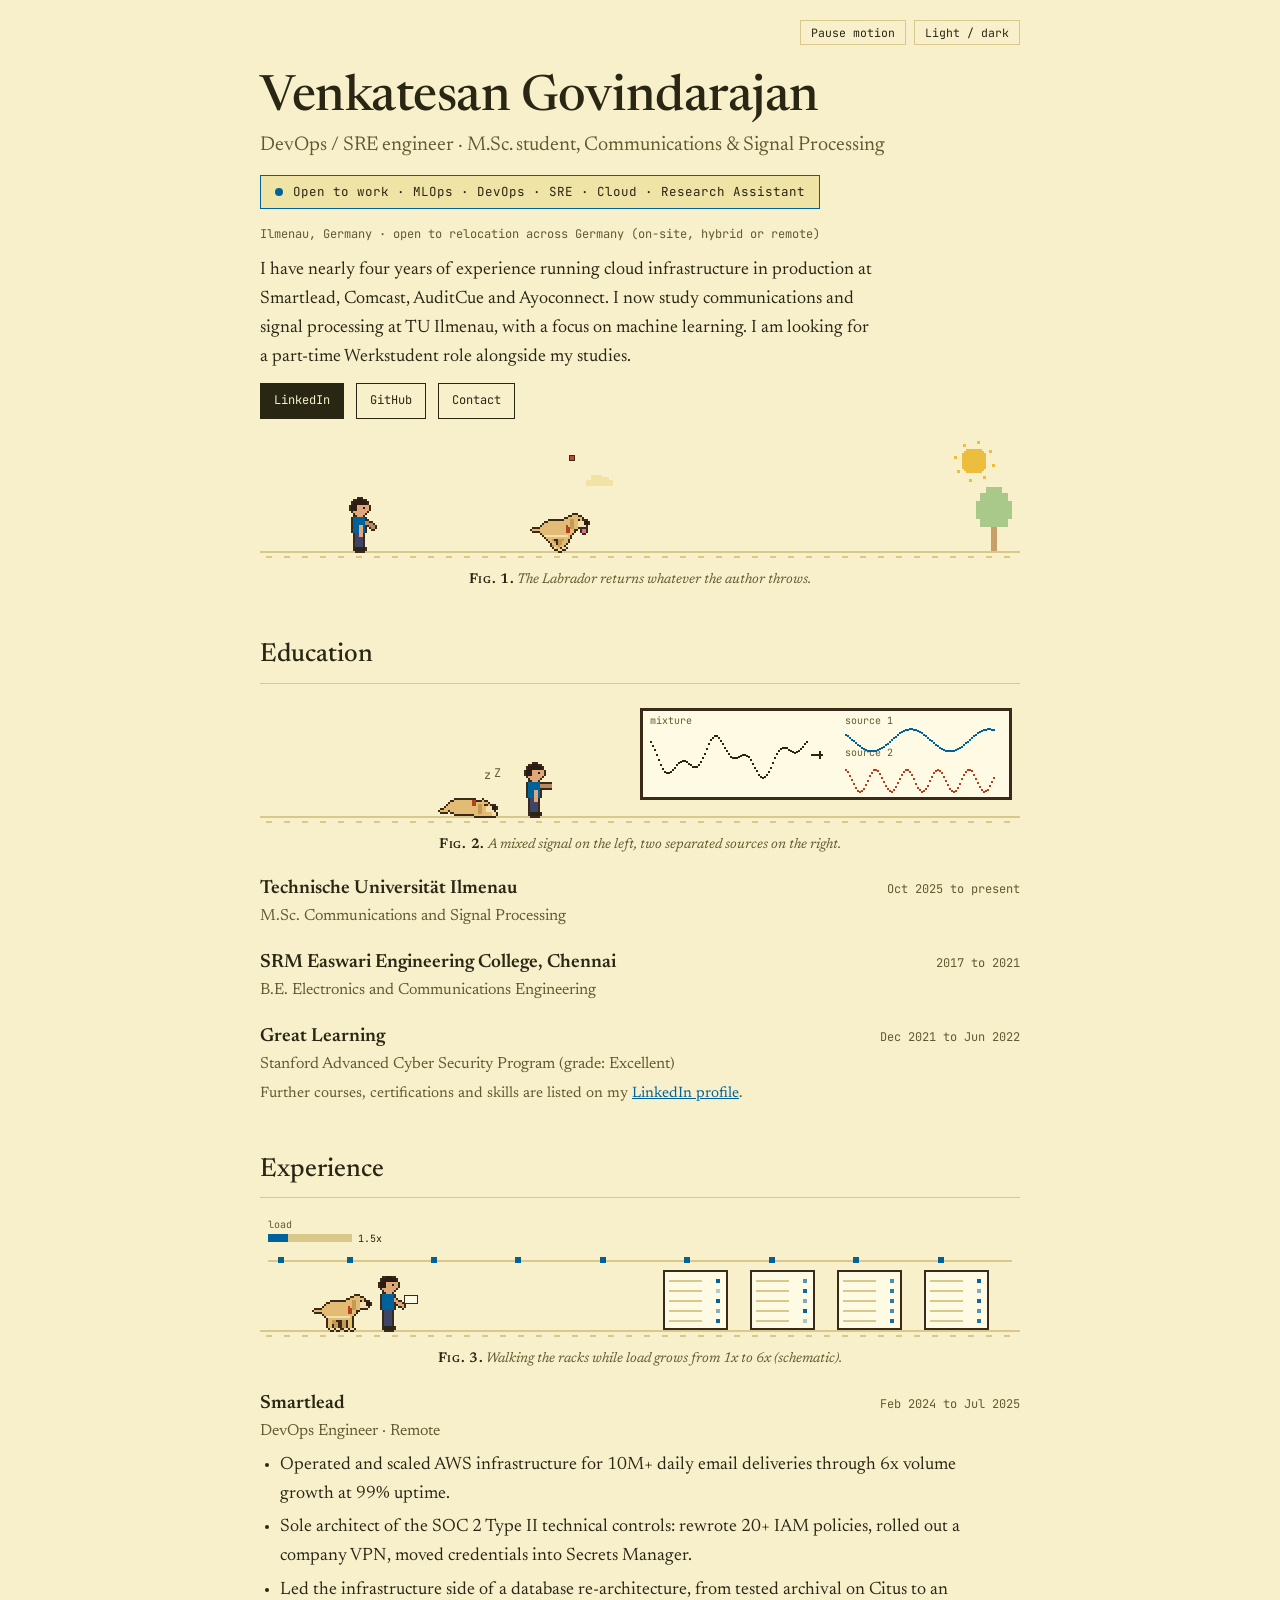
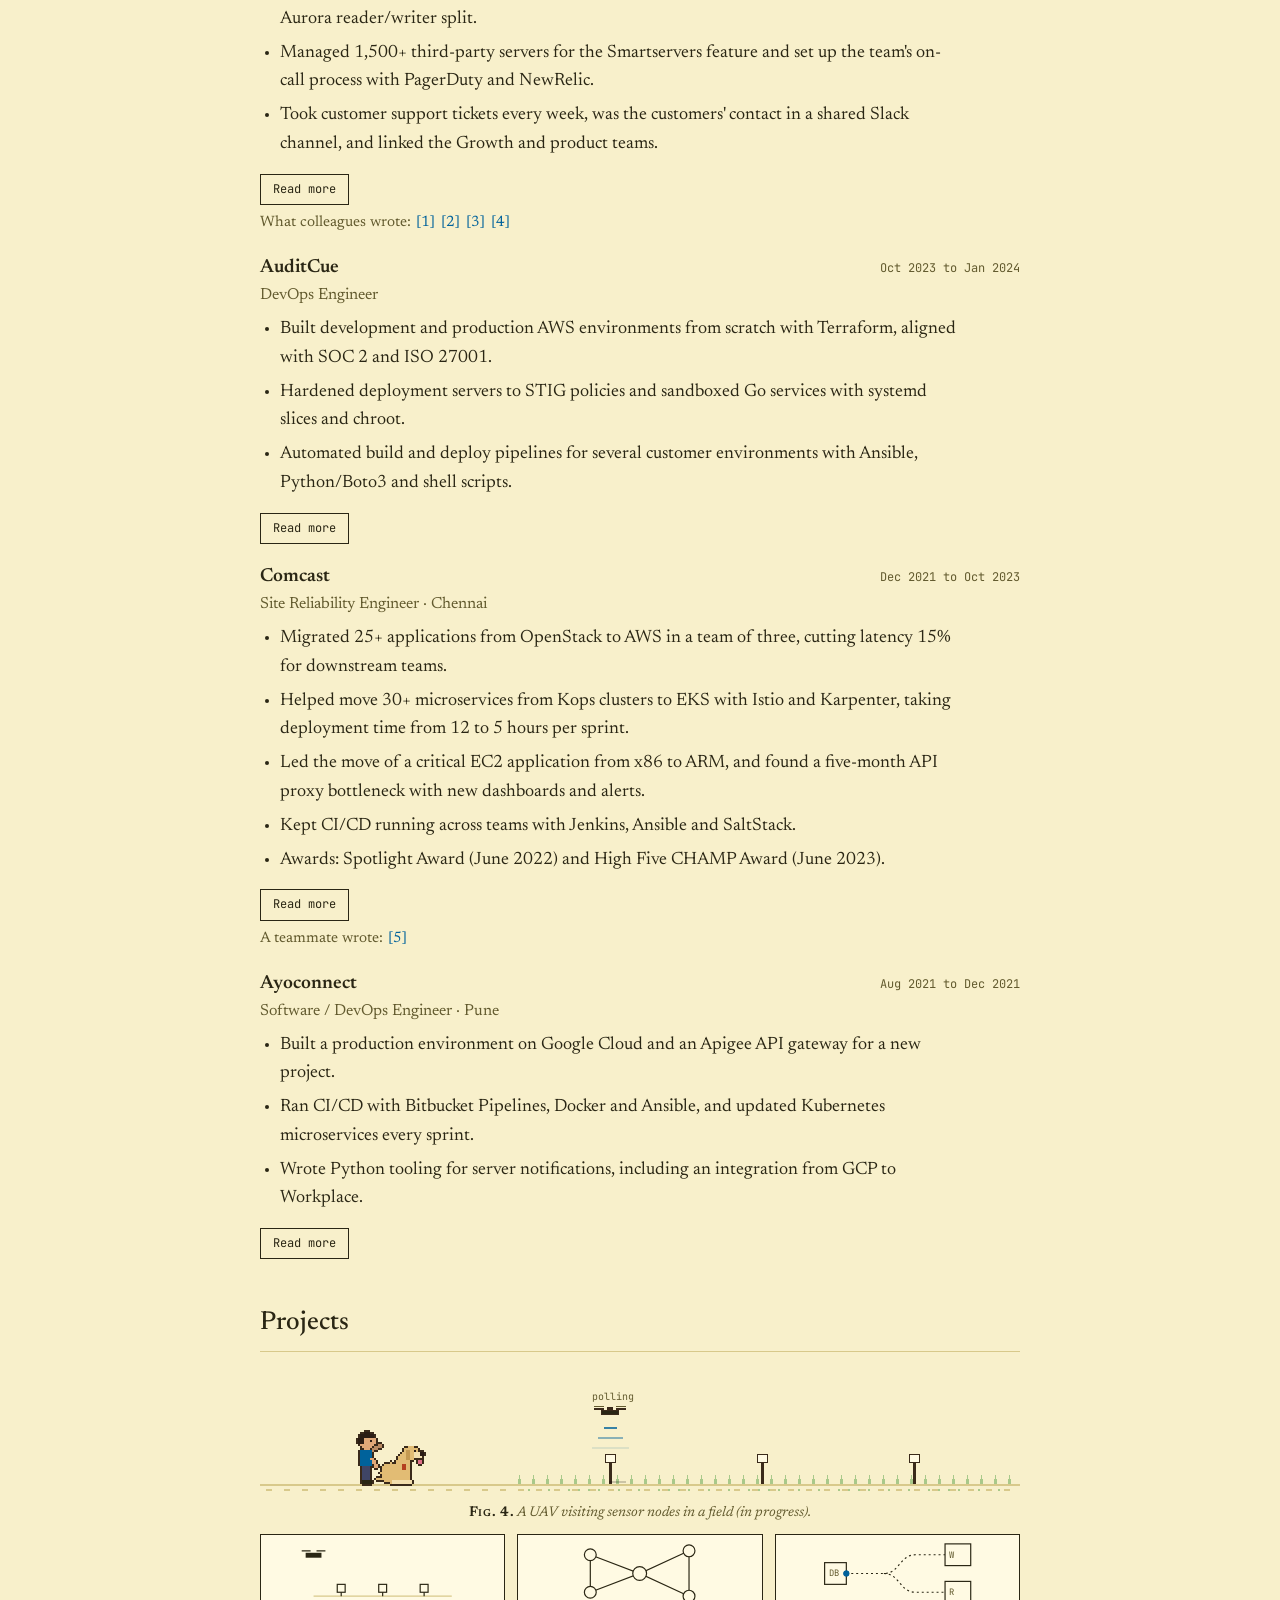
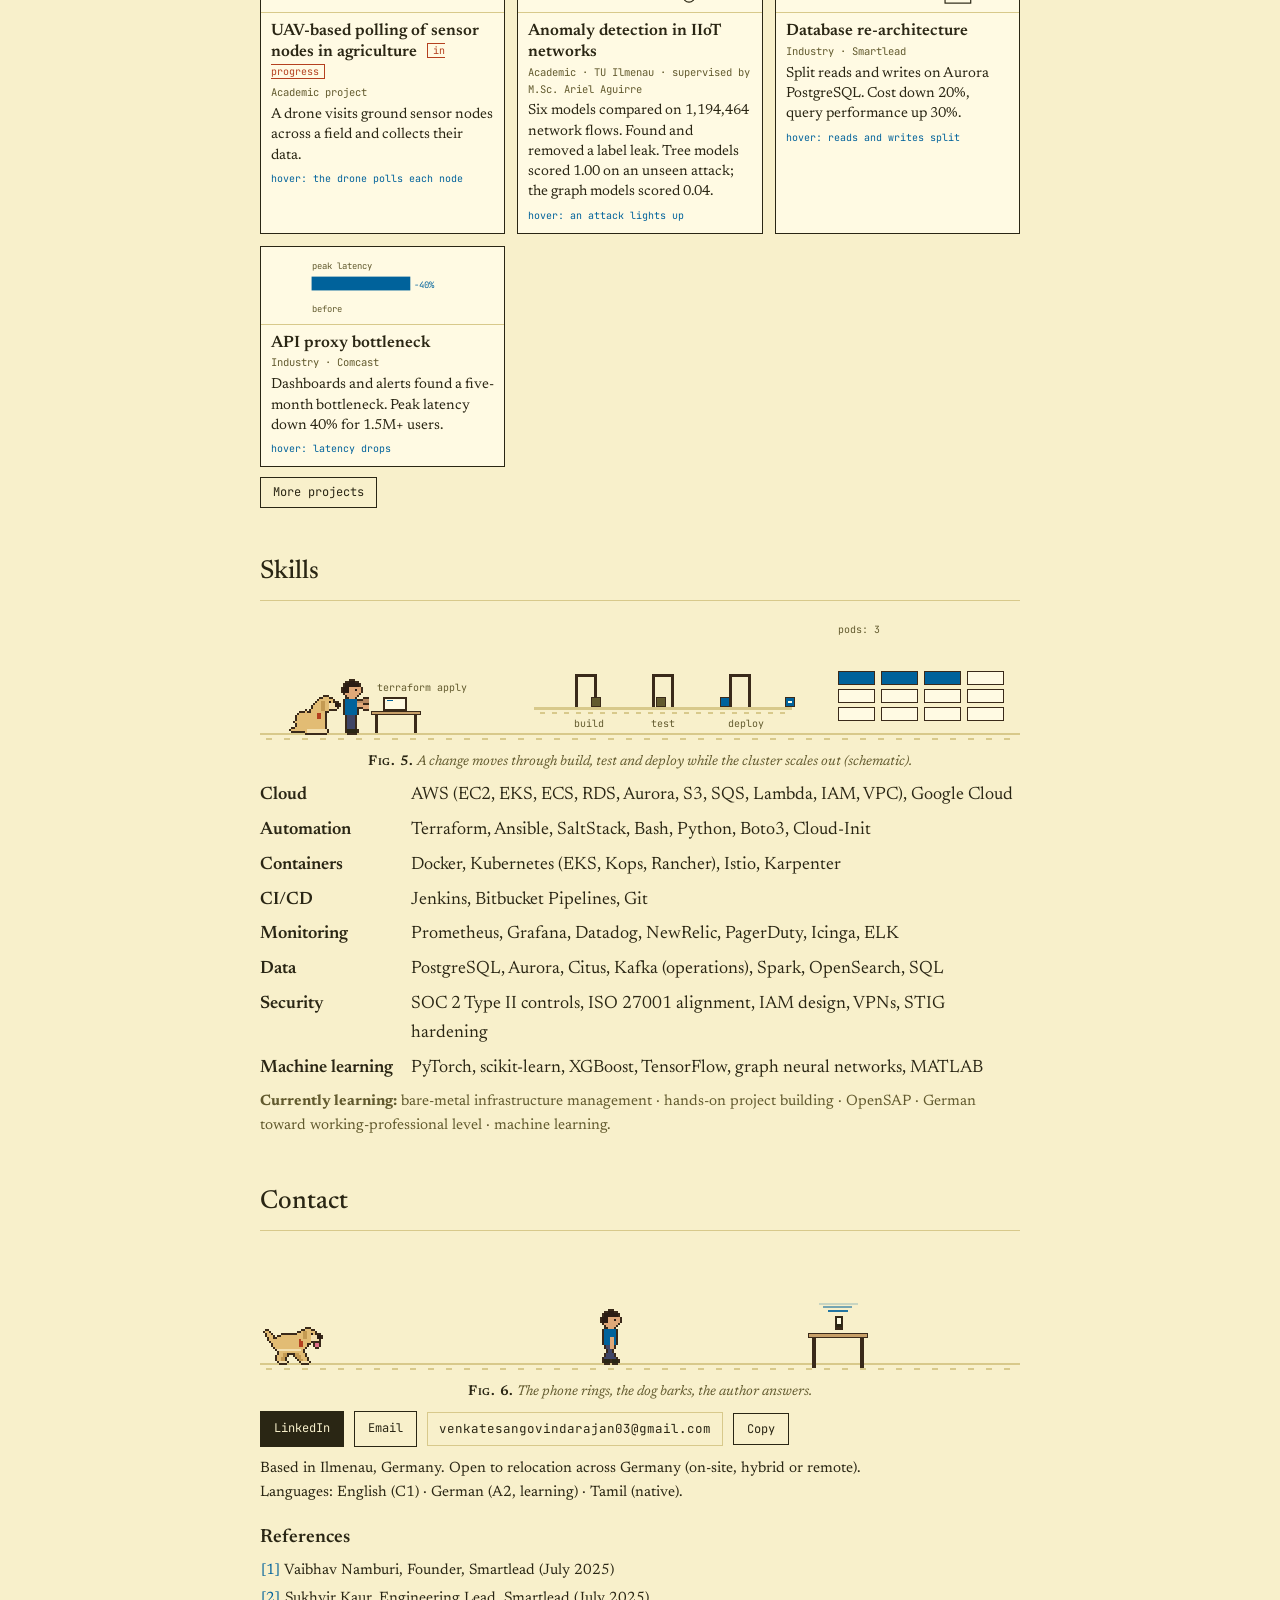
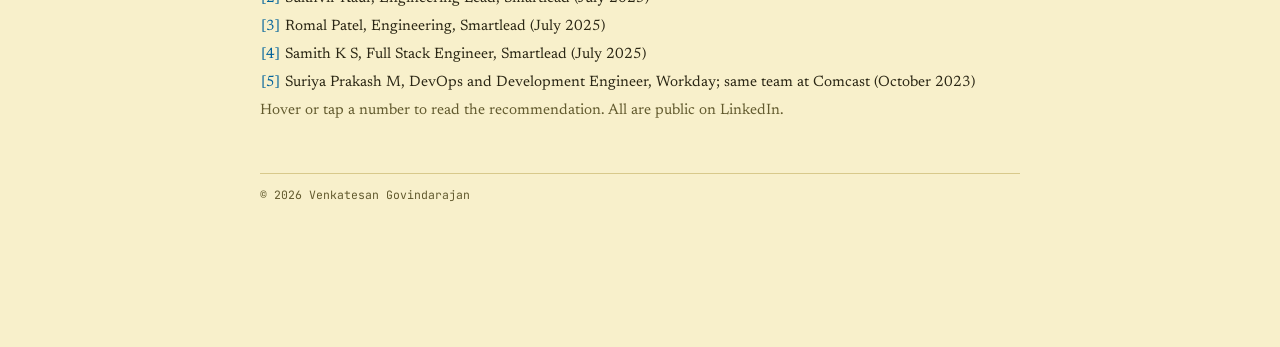
<file: index.html>
<!doctype html>
<html lang="en">
<head>
<meta charset="utf-8">
<meta name="viewport" content="width=device-width, initial-scale=1">
<title>Venkatesan Govindarajan · DevOps / Site Reliability Engineer</title>
<meta name="description" content="Venkatesan Govindarajan: DevOps / Site Reliability Engineer with nearly four years of production cloud experience, now an M.Sc. student in Communications and Signal Processing at TU Ilmenau. Open to MLOps, DevOps, SRE, Cloud, Research Assistant roles in Germany.">
<link rel="canonical" href="https://venkatesan7g.github.io/">
<meta name="author" content="Venkatesan Govindarajan">
<meta name="theme-color" content="#F8F0CB">
<meta property="og:type" content="profile">
<meta property="og:title" content="Venkatesan Govindarajan · DevOps / Site Reliability Engineer">
<meta property="og:description" content="Venkatesan Govindarajan: DevOps / Site Reliability Engineer with nearly four years of production cloud experience, now an M.Sc. student in Communications and Signal Processing at TU Ilmenau. Open to MLOps, DevOps, SRE, Cloud, Research Assistant roles in Germany.">
<meta property="og:url" content="https://venkatesan7g.github.io/">
<meta property="og:image" content="https://venkatesan7g.github.io/og.png">
<meta property="og:image:width" content="1200"><meta property="og:image:height" content="630">
<meta name="twitter:card" content="summary_large_image">
<link rel="icon" type="image/svg+xml" href="favicon.svg">
<link rel="preconnect" href="https://fonts.googleapis.com"><link rel="preconnect" href="https://fonts.gstatic.com" crossorigin>
<link rel="stylesheet" href="https://fonts.googleapis.com/css2?family=Newsreader:ital,opsz,wght@0,6..72,400;0,6..72,500;0,6..72,600;1,6..72,400&family=JetBrains+Mono:wght@400;500&display=swap">
<link rel="stylesheet" href="assets/css/paper.css">
<script>try{var t=localStorage.getItem('theme');if(t)document.documentElement.setAttribute('data-theme',t)}catch(e){}</script>
<script type="application/ld+json">{"@context":"https://schema.org","@type":"Person","name":"Venkatesan Govindarajan","url":"https://venkatesan7g.github.io/","jobTitle":"DevOps / Site Reliability Engineer","description":"DevOps / Site Reliability Engineer, M.Sc. student in Communications and Signal Processing at TU Ilmenau, open to MLOps, DevOps, SRE, Cloud, Research Assistant roles in Germany.","alumniOf":[{"@type":"CollegeOrUniversity","name":"Technische Universität Ilmenau"},{"@type":"CollegeOrUniversity","name":"SRM Easwari Engineering College"}],"address":{"@type":"PostalAddress","addressLocality":"Ilmenau","addressCountry":"DE"},"knowsLanguage":["English","German","Tamil"],"knowsAbout":["DevOps","Site Reliability Engineering","AWS","Kubernetes","Terraform","Ansible","Machine Learning","Signal Processing"],"sameAs":["https://www.linkedin.com/in/venkatesan-govindarajan","https://github.com/Venkatesan7G"]}</script>
</head>
<body>
<div class="wrap">
<div class="bar"><button class="tb" id="pause" type="button">Pause motion</button><button class="tb" id="theme" type="button">Light / dark</button></div>

<header>
  <h1>Venkatesan Govindarajan</h1>
  <p class="role">DevOps / SRE engineer · M.Sc. student, Communications &amp; Signal Processing</p>
  <div class="status"><i></i><span>Open to work · MLOps · DevOps · SRE · Cloud · Research Assistant</span></div>
  <p class="loc">Ilmenau, Germany · open to relocation across Germany (on-site, hybrid or remote)</p>
  <p class="summary">I have nearly four years of experience running cloud infrastructure in production at Smartlead, Comcast, AuditCue and Ayoconnect. I now study communications and signal processing at TU Ilmenau, with a focus on machine learning. I am looking for a part-time Werkstudent role alongside my studies.</p>
  <div class="links">
    <a class="btn primary" href="https://www.linkedin.com/in/venkatesan-govindarajan" target="_blank" rel="noopener">LinkedIn</a>
    <a class="btn" href="https://github.com/Venkatesan7G" target="_blank" rel="noopener">GitHub</a>
    <a class="btn" href="#contact">Contact</a>
  </div>
</header>

<figure class="fig"><canvas data-scene="hero" role="img" aria-label="A boy throws a ball and his yellow Labrador fetches it"></canvas>
    <figcaption><b>Fig. 1.</b> The Labrador returns whatever the author throws.</figcaption></figure>

<main>
<section id="education">
  <h2>Education</h2>
  <figure class="fig"><canvas data-scene="edu" role="img" aria-label="A boy at a board where a mixed signal splits into two sources, with his dog asleep beside him"></canvas>
    <figcaption><b>Fig. 2.</b> A mixed signal on the left, two separated sources on the right.</figcaption></figure>
  <div class="job"><div class="jobhead"><h3>Technische Universität Ilmenau</h3><span class="when">Oct 2025 to present</span></div>
    <p class="sub">M.Sc. Communications and Signal Processing</p></div>
  <div class="job"><div class="jobhead"><h3>SRM Easwari Engineering College, Chennai</h3><span class="when">2017 to 2021</span></div>
    <p class="sub">B.E. Electronics and Communications Engineering</p></div>
  <div class="job"><div class="jobhead"><h3>Great Learning</h3><span class="when">Dec 2021 to Jun 2022</span></div>
    <p class="sub">Stanford Advanced Cyber Security Program (grade: Excellent)</p></div>
  <p class="small note">Further courses, certifications and skills are listed on my <a href="https://www.linkedin.com/in/venkatesan-govindarajan" target="_blank" rel="noopener">LinkedIn profile</a>.</p>
</section>

<section id="experience">
  <h2>Experience</h2>
  <figure class="fig"><canvas data-scene="exp" role="img" aria-label="A boy walks along server racks with his dog while a load meter climbs from 1x to 6x"></canvas>
    <figcaption><b>Fig. 3.</b> Walking the racks while load grows from 1x to 6x (schematic).</figcaption></figure>
  <article class="job"><div class="jobhead"><h3>Smartlead</h3><span class="when">Feb 2024 to Jul 2025</span></div>
    <p class="sub">DevOps Engineer · Remote</p>
    <ul>
      <li>Operated and scaled AWS infrastructure for 10M+ daily email deliveries through 6x volume growth at 99% uptime.</li>
      <li>Sole architect of the SOC 2 Type II technical controls: rewrote 20+ IAM policies, rolled out a company VPN, moved credentials into Secrets Manager.</li>
      <li>Led the infrastructure side of a database re-architecture, from tested archival on Citus to an Aurora reader/writer split.</li>
      <li>Managed 1,500+ third-party servers for the Smartservers feature and set up the team's on-call process with PagerDuty and NewRelic.</li>
      <li>Took customer support tickets every week, was the customers' contact in a shared Slack channel, and linked the Growth and product teams.</li>
    </ul>
    <details class="more"><summary><span class="moret">Read more</span><span class="less">Show less</span></summary><ul><li>Built and ran an event-driven pipeline (RDS, SQS, Lambda, ECS) behind the core email-sending workflow, with multi-region connectivity through VPC peering.</li>
      <li>Set up disaster-recovery deployments with Terraform and Bitbucket-based infrastructure delivery.</li>
      <li>Added container image scanning to the deploy path and worked with external consultants to turn SOC 2 requirements into automated fixes.</li>
      <li>Provisioned third-party servers with Cloud-Init scripts that installed Docker, NewRelic logging and firewall rules.</li>
      <li>Deployed and customized an open-weight DeepSeek model on EC2 to study its effect on email deliverability.</li>
      <li>Joined customer meetings and acted as the link between the Growth team and product managers for services I owned, such as Smartservers.</li></ul></details>
    <p class="said">What colleagues wrote: <span class="cite"><button type="button" aria-label="Recommendation 1 from Vaibhav Namburi" aria-describedby="tip1-1">[1]</button><span class="tip" role="tooltip" id="tip1-1"><q>We hired Venkatesan to “help” with our DevOps. Little did I know he was going to be instrumental for the success of our business and effectively built the entire AWS fort our business runs on. He was always there when we needed help, constantly looking to learn or provide assistance.</q><b>Vaibhav Namburi, Founder, Smartlead</b><a href="https://www.linkedin.com/in/venkatesan-govindarajan" target="_blank" rel="noopener">Read on LinkedIn</a></span></span> <span class="cite"><button type="button" aria-label="Recommendation 2 from Sukhvir Kaur" aria-describedby="tip2-2">[2]</button><span class="tip" role="tooltip" id="tip2-2"><q>Venkatesan was one of those teammates you could always count on. No matter how big or small the challenge, he was always ready with a yes, let’s solve it attitude. His deep DevOps knowledge, combined with his calm and dependable nature, made a huge difference to our team.</q><b>Sukhvir Kaur, Engineering Lead, Smartlead</b><a href="https://www.linkedin.com/in/venkatesan-govindarajan" target="_blank" rel="noopener">Read on LinkedIn</a></span></span> <span class="cite"><button type="button" aria-label="Recommendation 3 from Romal Patel" aria-describedby="tip3-3">[3]</button><span class="tip" role="tooltip" id="tip3-3"><q>I can confidently say he is one of the most skilled and dedicated professionals I’ve worked with. As a DevOps engineer, Venkatesan has consistently demonstrated exceptional technical expertise and a keen problem-solving ability, ensuring our infrastructure runs smoothly and efficiently.</q><b>Romal Patel, Engineering, Smartlead</b><a href="https://www.linkedin.com/in/venkatesan-govindarajan" target="_blank" rel="noopener">Read on LinkedIn</a></span></span> <span class="cite"><button type="button" aria-label="Recommendation 4 from Samith K S" aria-describedby="tip4-4">[4]</button><span class="tip" role="tooltip" id="tip4-4"><q>One quality I really appreciate in Venkatesan is his eagerness to learn. Whenever we complete a task or solve a problem, he always asks me to show him how it was done so he can do it himself next time. He is always looking to improve and automate processes.</q><b>Samith K S, Full Stack Engineer, Smartlead</b><a href="https://www.linkedin.com/in/venkatesan-govindarajan" target="_blank" rel="noopener">Read on LinkedIn</a></span></span></p></article>

  <article class="job"><div class="jobhead"><h3>AuditCue</h3><span class="when">Oct 2023 to Jan 2024</span></div>
    <p class="sub">DevOps Engineer</p>
    <ul>
      <li>Built development and production AWS environments from scratch with Terraform, aligned with SOC 2 and ISO 27001.</li>
      <li>Hardened deployment servers to STIG policies and sandboxed Go services with systemd slices and chroot.</li>
      <li>Automated build and deploy pipelines for several customer environments with Ansible, Python/Boto3 and shell scripts.</li>
    </ul>
    <details class="more"><summary><span class="moret">Read more</span><span class="less">Show less</span></summary><ul><li>Rolled out Tailscale VPN for service access and onboarded the first user groups.</li>
      <li>Ran EC2 instances across several secure VPCs, with VPC peering and cross-region API connectivity.</li>
      <li>Collected logs from the systemd slices with rsync into S3 and used ELK for observability.</li>
      <li>Used Fossil for version control across the build and deploy setup.</li></ul></details></article>

  <article class="job"><div class="jobhead"><h3>Comcast</h3><span class="when">Dec 2021 to Oct 2023</span></div>
    <p class="sub">Site Reliability Engineer · Chennai</p>
    <ul>
      <li>Migrated 25+ applications from OpenStack to AWS in a team of three, cutting latency 15% for downstream teams.</li>
      <li>Helped move 30+ microservices from Kops clusters to EKS with Istio and Karpenter, taking deployment time from 12 to 5 hours per sprint.</li>
      <li>Led the move of a critical EC2 application from x86 to ARM, and found a five-month API proxy bottleneck with new dashboards and alerts.</li>
      <li>Kept CI/CD running across teams with Jenkins, Ansible and SaltStack.</li>
      <li>Awards: Spotlight Award (June 2022) and High Five CHAMP Award (June 2023).</li>
    </ul>
    <details class="more"><summary><span class="moret">Read more</span><span class="less">Show less</span></summary><ul><li>Provisioned and operated Kafka, OpenSearch and Spark for the migrated applications (operations and provisioning; developers owned the application design).</li>
      <li>Ran Kafka, Spark and Cassandra for a Wi-Fi platform serving 1.5M+ users at 99.95% uptime.</li>
      <li>Built the staging environment on AWS with EKS and ECR, monitored with Prometheus, ELK and Grafana.</li>
      <li>Automated 100+ Icinga alerts, which cut incident response time by half.</li>
      <li>Deployed new microservices and patches to pre-production and production, including backend Go services across EC2 and Kubernetes in several regions.</li></ul></details>
    <p class="said">A teammate wrote: <span class="cite"><button type="button" aria-label="Recommendation 5 from Suriya Prakash M" aria-describedby="tip5-5">[5]</button><span class="tip" role="tooltip" id="tip5-5"><q>Having worked with Venkat for 1.5 years, I must say he is an excellent professional. He helped me understand the infra setup in cloud and helpful in creating cloud resources through automation. We worked together with some salt automation tasks and terraform. I am impressed by his work ethic and communication skills.</q><b>Suriya Prakash M, DevOps and Development Engineer, Workday</b><a href="https://www.linkedin.com/in/venkatesan-govindarajan" target="_blank" rel="noopener">Read on LinkedIn</a></span></span></p></article>

  <article class="job"><div class="jobhead"><h3>Ayoconnect</h3><span class="when">Aug 2021 to Dec 2021</span></div>
    <p class="sub">Software / DevOps Engineer · Pune</p>
    <ul>
      <li>Built a production environment on Google Cloud and an Apigee API gateway for a new project.</li>
      <li>Ran CI/CD with Bitbucket Pipelines, Docker and Ansible, and updated Kubernetes microservices every sprint.</li>
      <li>Wrote Python tooling for server notifications, including an integration from GCP to Workplace.</li>
    </ul>
    <details class="more"><summary><span class="moret">Read more</span><span class="less">Show less</span></summary><ul><li>Managed Kubernetes microservice updates with Ansible and Rancher.</li>
      <li>Updated and documented an OpenVPN server running on AWS.</li>
      <li>Set up cloud, Kubernetes, Git, Confluence, Jira and database accounts for new joiners.</li></ul></details></article>
</section>

<section id="projects">
  <h2>Projects</h2>
  <figure class="fig"><canvas data-scene="uav" role="img" aria-label="A drone flies over a field and polls three sensor nodes while a boy and his dog watch"></canvas>
    <figcaption><b>Fig. 4.</b> A UAV visiting sensor nodes in a field (in progress).</figcaption></figure>
  <div class="cards">
    <article class="pc" tabindex="0">
      <svg viewBox="0 0 160 78" aria-hidden="true"><path d="M10 62 H150" class="st" style="stroke:var(--rule)"/>
<rect class="sn a" x="34" y="50" width="8" height="8"/><rect class="sn b" x="76" y="50" width="8" height="8"/><rect class="sn c" x="118" y="50" width="8" height="8"/>
<path class="st" d="M38 58 V62 M80 58 V62 M122 58 V62"/>
<g class="uav"><rect x="-8" y="-2" width="16" height="5" style="fill:var(--ink)"/><path d="M-12 -4 H-3 M3 -4 H12" class="st"/></g></svg>
      <div class="in"><h4>UAV-based polling of sensor nodes in agriculture <span class="tag">in progress</span></h4><span class="meta">Academic project</span>
        <p>A drone visits ground sensor nodes across a field and collects their data.</p><div class="hint">hover: the drone polls each node</div></div></article>
    <article class="pc" tabindex="0">
      <svg viewBox="0 0 160 78" aria-hidden="true"><path class="st" d="M30 20 L80 39 L130 16 M30 58 L80 39 L130 62 M30 20 V58 M130 16 V62"/>
<circle class="nd n" cx="30" cy="20" r="6"/><circle class="nd n" cx="30" cy="58" r="6"/><circle class="nd n" cx="80" cy="39" r="7"/><circle class="nd a" cx="130" cy="16" r="6"/><circle class="nd n" cx="130" cy="62" r="6"/></svg>
      <div class="in"><h4>Anomaly detection in IIoT networks</h4><span class="meta">Academic · TU Ilmenau · supervised by M.Sc. Ariel Aguirre</span>
        <p>Six models compared on 1,194,464 network flows. Found and removed a label leak. Tree models scored 1.00 on an unseen attack; the graph models scored 0.04.</p><div class="hint">hover: an attack lights up</div></div></article>
    <article class="pc" tabindex="0">
      <svg viewBox="0 0 160 78" aria-hidden="true"><rect class="st" x="6" y="28" width="22" height="22"/><text x="10" y="42">DB</text>
<rect class="st" x="128" y="9" width="26" height="22"/><text x="132" y="23">W</text>
<rect class="st" x="128" y="47" width="26" height="22"/><text x="132" y="61">R</text>
<path class="st" d="M28 39 H66 C82 39 82 20 98 20 H128 M66 39 C82 39 82 58 98 58 H128" style="stroke-dasharray:2 3"/>
<circle class="dot d1" r="3"/><circle class="dot d2" r="3"/></svg>
      <div class="in"><h4>Database re-architecture</h4><span class="meta">Industry · Smartlead</span>
        <p>Split reads and writes on Aurora PostgreSQL. Cost down 20%, query performance up 30%.</p><div class="hint">hover: reads and writes split</div></div></article>
    <article class="pc" tabindex="0">
      <svg viewBox="0 0 160 78" aria-hidden="true"><text x="8" y="22">peak latency</text><rect class="bar2 lat" x="8" y="30" width="100" height="14"/><text x="8" y="66">before</text><text x="112" y="42" style="fill:var(--accent)">−40%</text></svg>
      <div class="in"><h4>API proxy bottleneck</h4><span class="meta">Industry · Comcast</span>
        <p>Dashboards and alerts found a five-month bottleneck. Peak latency down 40% for 1.5M+ users.</p><div class="hint">hover: latency drops</div></div></article>
  </div>
  <details class="more"><summary><span class="moret">More projects</span><span class="less">Show fewer projects</span></summary>
  <div class="cards">
    <article class="pc" tabindex="0">
      <svg viewBox="0 0 160 78" aria-hidden="true"><path class="wv mixed" d="M0 39 Q10 8 20 39 T40 39 T60 39 T80 39 T100 39 T120 39 T140 39 T160 39"/>
<path class="wv s1" d="M0 39 Q20 22 40 39 T80 39 T120 39 T160 39"/>
<path class="wv s2" d="M0 39 Q5 55 10 39 T20 39 T30 39 T40 39 T50 39 T60 39 T70 39 T80 39 T90 39 T100 39 T110 39 T120 39 T130 39 T140 39 T150 39 T160 39"/></svg>
      <div class="in"><h4>Stereo source separation</h4><span class="meta">Academic · deep unfolding in PyTorch</span>
        <p>Separates two mixed voices (LibriSpeech): SIR 7 to 9 dB, SDR 5 to 7 dB, SAR 12 to 15 dB.</p><p style="margin-top:5px"><a href="https://github.com/Venkatesan7G/Blind-Source-Seperation/tree/bss_03" target="_blank" rel="noopener">Code on GitHub</a></p><div class="hint">hover: one signal becomes two</div></div></article>
    <article class="pc" tabindex="0">
      <svg viewBox="0 0 160 78" aria-hidden="true"><path class="st" d="M14 14 L62 30 V48 L14 64 Z" style="fill:var(--board)"/><path class="st" d="M146 14 L98 30 V48 L146 64 Z" style="fill:var(--board)"/>
<circle class="nd n" cx="80" cy="39" r="7"/>
<path class="st" d="M62 39 H73 M87 39 H98" style="stroke-dasharray:2 3"/>
<text x="20" y="43">x</text><text x="130" y="43">x̂</text>
<circle class="dot d5" r="3"/></svg>
      <div class="in"><h4>VAE for IoT anomaly detection</h4><span class="meta">Academic · learning project</span>
        <p>A PyTorch variational autoencoder for anomaly detection on the N-BaIoT dataset, with preprocessing and evaluation scripts.</p><div class="hint">hover: data passes through the bottleneck</div></div></article>
    <article class="pc" tabindex="0">
      <svg viewBox="0 0 160 78" aria-hidden="true"><text x="8" y="16">compute cost</text><rect class="bar2 cost" x="8" y="21" width="60" height="12"/><text x="8" y="52">performance</text><rect class="bar2 w perf" x="8" y="57" width="60" height="12"/><text x="100" y="32" style="fill:var(--accent)">−25%</text><text x="100" y="68" style="fill:var(--warn)">+15%</text></svg>
      <div class="in"><h4>x86 to ARM migration</h4><span class="meta">Industry · Comcast</span>
        <p>Compute cost down 25%, performance up 15% for a critical EC2 application.</p><div class="hint">hover: before and after</div></div></article>
    <article class="pc" tabindex="0">
      <svg viewBox="0 0 160 78" aria-hidden="true"><path class="st" d="M80 10 L108 20 V40 C108 56 96 66 80 72 C64 66 52 56 52 40 V20 Z" style="fill:var(--board)"/><path class="chk" d="M66 40 L77 52 L98 28"/></svg>
      <div class="in"><h4>SOC 2 Type II controls</h4><span class="meta">Industry · Smartlead</span>
        <p>Sole architect of the technical controls: 20+ IAM policies, a company VPN, secrets moved into AWS Secrets Manager, image scanning in the deploy path.</p><div class="hint">hover: the check completes</div></div></article>
    <article class="pc" tabindex="0">
      <svg viewBox="0 0 160 78" aria-hidden="true"><rect class="fl" x="14" y="12" width="16" height="14" style="animation-delay:-0.00s"/><rect class="fl" x="38" y="12" width="16" height="14" style="animation-delay:-0.50s"/><rect class="fl" x="62" y="12" width="16" height="14" style="animation-delay:-1.00s"/><rect class="fl" x="86" y="12" width="16" height="14" style="animation-delay:-1.50s"/><rect class="fl" x="110" y="12" width="16" height="14" style="animation-delay:-0.33s"/><rect class="fl" x="134" y="12" width="16" height="14" style="animation-delay:-0.83s"/><rect class="fl" x="14" y="32" width="16" height="14" style="animation-delay:-1.17s"/><rect class="fl" x="38" y="32" width="16" height="14" style="animation-delay:-0.00s"/><rect class="fl" x="62" y="32" width="16" height="14" style="animation-delay:-0.50s"/><rect class="fl" x="86" y="32" width="16" height="14" style="animation-delay:-1.00s"/><rect class="fl" x="110" y="32" width="16" height="14" style="animation-delay:-1.50s"/><rect class="fl" x="134" y="32" width="16" height="14" style="animation-delay:-0.33s"/><rect class="fl" x="14" y="52" width="16" height="14" style="animation-delay:-0.67s"/><rect class="fl" x="38" y="52" width="16" height="14" style="animation-delay:-1.17s"/><rect class="fl" x="62" y="52" width="16" height="14" style="animation-delay:-0.00s"/><rect class="fl" x="86" y="52" width="16" height="14" style="animation-delay:-0.50s"/><rect class="fl" x="110" y="52" width="16" height="14" style="animation-delay:-1.00s"/><rect class="fl" x="134" y="52" width="16" height="14" style="animation-delay:-1.50s"/></svg>
      <div class="in"><h4>Smartservers fleet</h4><span class="meta">Industry · Smartlead</span>
        <p>Managed 1,500+ third-party servers from several providers, provisioned with Cloud-Init scripts (Docker, NewRelic logging, firewall rules).</p><div class="hint">hover: the fleet comes alive</div></div></article>
    <article class="pc" tabindex="0">
      <svg viewBox="0 0 160 78" aria-hidden="true"><rect class="rg ra" x="10" y="22" width="44" height="34"/><text x="22" y="43">A</text>
<rect class="rg rb" x="106" y="22" width="44" height="34"/><text x="122" y="43">B</text>
<path class="st" d="M54 39 H106" style="stroke-dasharray:2 3"/><circle class="dot d4" r="3"/></svg>
      <div class="in"><h4>Disaster-recovery deployment</h4><span class="meta">Industry · Smartlead</span>
        <p>Multi-region setup with VPC peering, deployed with Terraform and Bitbucket-based infrastructure delivery.</p><div class="hint">hover: failover from A to B</div></div></article>
    <article class="pc" tabindex="0">
      <svg viewBox="0 0 160 78" aria-hidden="true"><rect class="st" x="6" y="26" width="36" height="26"/><text x="12" y="43">mail</text>
<rect class="st" x="118" y="26" width="36" height="26"/><text x="122" y="43">score</text>
<rect class="st" x="62" y="20" width="36" height="38" style="fill:var(--soft)"/><text x="66" y="42">model</text>
<path class="st" d="M42 39 H62 M98 39 H118" style="stroke-dasharray:2 3"/>
<circle class="dot d3" r="3"/></svg>
      <div class="in"><h4>Open-weight model on EC2</h4><span class="meta">Industry · Smartlead</span>
        <p>Deployed and customized a DeepSeek model to study its effect on email deliverability.</p><div class="hint">hover: mail goes through the model</div></div></article>
    <article class="pc" tabindex="0">
      <svg viewBox="0 0 160 78" aria-hidden="true"><rect class="st" x="46" y="8" width="68" height="62"/><circle class="st" cx="80" cy="34" r="12"/><path class="st" d="M62 62 C62 50 98 50 98 62"/>
<rect class="scanl an" x="46" y="12" width="68" height="2" style="fill:var(--accent)"/></svg>
      <div class="in"><h4>Attendance by face recognition</h4><span class="meta">Academic · undergraduate, 2020 to 2021</span>
        <p>A Raspberry Pi 3 B+ with a camera recognised students, with or without masks, and logged attendance in seconds instead of minutes.</p><div class="hint">hover: the scan runs</div></div></article>
    <article class="pc" tabindex="0">
      <svg viewBox="0 0 160 78" aria-hidden="true"><rect class="st" x="46" y="6" width="68" height="66"/>
<path class="st" d="M54 22 H106 M54 40 H106 M54 58 H106"/>
<path class="chk" style="stroke-width:2.5;transition-delay:.2s" d="M56 16 l4 5 l8 -9" transform="translate(-4 0)"/>
<path class="chk" style="stroke-width:2.5;transition-delay:.7s" d="M56 34 l4 5 l8 -9" transform="translate(-4 0)"/>
<path class="chk" style="stroke-width:2.5;transition-delay:1.2s" d="M56 52 l4 5 l8 -9" transform="translate(-4 0)"/></svg>
      <div class="in"><h4>Task management Android app</h4><span class="meta">Academic · undergraduate, 2020</span>
        <p>A basic app to list and monitor tasks for a manufacturing company, with export to .xlsx and .csv.</p><div class="hint">hover: tasks get ticked</div></div></article>
  </div></details>
</section>

<section id="skills">
  <h2>Skills</h2>
  <figure class="fig"><canvas data-scene="skills" role="img" aria-label="A boy types at a laptop while a commit moves along a conveyor through build, test and deploy, and a cluster of pods scales out"></canvas>
    <figcaption><b>Fig. 5.</b> A change moves through build, test and deploy while the cluster scales out (schematic).</figcaption></figure>
  <dl class="skills">
    <dt>Cloud</dt><dd>AWS (EC2, EKS, ECS, RDS, Aurora, S3, SQS, Lambda, IAM, VPC), Google Cloud</dd>
    <dt>Automation</dt><dd>Terraform, Ansible, SaltStack, Bash, Python, Boto3, Cloud-Init</dd>
    <dt>Containers</dt><dd>Docker, Kubernetes (EKS, Kops, Rancher), Istio, Karpenter</dd>
    <dt>CI/CD</dt><dd>Jenkins, Bitbucket Pipelines, Git</dd>
    <dt>Monitoring</dt><dd>Prometheus, Grafana, Datadog, NewRelic, PagerDuty, Icinga, ELK</dd>
    <dt>Data</dt><dd>PostgreSQL, Aurora, Citus, Kafka (operations), Spark, OpenSearch, SQL</dd>
    <dt>Security</dt><dd>SOC 2 Type II controls, ISO 27001 alignment, IAM design, VPNs, STIG hardening</dd>
    <dt>Machine learning</dt><dd>PyTorch, scikit-learn, XGBoost, TensorFlow, graph neural networks, MATLAB</dd>
  </dl>
  <p class="small note"><b>Currently learning:</b> bare-metal infrastructure management · hands-on project building · OpenSAP · German toward working-professional level · machine learning.</p>
</section>

<section id="contact">
  <h2>Contact</h2>
  <figure class="fig"><canvas data-scene="contact" role="img" aria-label="A phone rings, the dog barks, and the boy runs over to answer"></canvas>
    <figcaption><b>Fig. 6.</b> The phone rings, the dog barks, the author answers.</figcaption></figure>
  <div class="contactbox">
    <a class="btn primary" href="https://www.linkedin.com/in/venkatesan-govindarajan" target="_blank" rel="noopener">LinkedIn</a>
    <a class="btn" href="mailto:venkatesangovindarajan03@gmail.com">Email</a>
    <span class="sel" id="mail">venkatesangovindarajan03@gmail.com</span>
    <button class="btn" id="copy" type="button">Copy</button><span class="facts" id="copied" aria-live="polite" style="margin:0"></span>
  </div>
  <p class="small">Based in Ilmenau, Germany. Open to relocation across Germany (on-site, hybrid or remote).<br>Languages: English (C1) · German (A2, learning) · Tamil (native).</p>
  <h3 style="margin-top:18px">References</h3>
  <ol class="refs">
    <li><span class="cite"><button type="button" aria-label="Recommendation 1 from Vaibhav Namburi" aria-describedby="tip1-6">[1]</button><span class="tip" role="tooltip" id="tip1-6"><q>We hired Venkatesan to “help” with our DevOps. Little did I know he was going to be instrumental for the success of our business and effectively built the entire AWS fort our business runs on. He was always there when we needed help, constantly looking to learn or provide assistance.</q><b>Vaibhav Namburi, Founder, Smartlead</b><a href="https://www.linkedin.com/in/venkatesan-govindarajan" target="_blank" rel="noopener">Read on LinkedIn</a></span></span> Vaibhav Namburi, Founder, Smartlead (July 2025)</li>
    <li><span class="cite"><button type="button" aria-label="Recommendation 2 from Sukhvir Kaur" aria-describedby="tip2-7">[2]</button><span class="tip" role="tooltip" id="tip2-7"><q>Venkatesan was one of those teammates you could always count on. No matter how big or small the challenge, he was always ready with a yes, let’s solve it attitude. His deep DevOps knowledge, combined with his calm and dependable nature, made a huge difference to our team.</q><b>Sukhvir Kaur, Engineering Lead, Smartlead</b><a href="https://www.linkedin.com/in/venkatesan-govindarajan" target="_blank" rel="noopener">Read on LinkedIn</a></span></span> Sukhvir Kaur, Engineering Lead, Smartlead (July 2025)</li>
    <li><span class="cite"><button type="button" aria-label="Recommendation 3 from Romal Patel" aria-describedby="tip3-8">[3]</button><span class="tip" role="tooltip" id="tip3-8"><q>I can confidently say he is one of the most skilled and dedicated professionals I’ve worked with. As a DevOps engineer, Venkatesan has consistently demonstrated exceptional technical expertise and a keen problem-solving ability, ensuring our infrastructure runs smoothly and efficiently.</q><b>Romal Patel, Engineering, Smartlead</b><a href="https://www.linkedin.com/in/venkatesan-govindarajan" target="_blank" rel="noopener">Read on LinkedIn</a></span></span> Romal Patel, Engineering, Smartlead (July 2025)</li>
    <li><span class="cite"><button type="button" aria-label="Recommendation 4 from Samith K S" aria-describedby="tip4-9">[4]</button><span class="tip" role="tooltip" id="tip4-9"><q>One quality I really appreciate in Venkatesan is his eagerness to learn. Whenever we complete a task or solve a problem, he always asks me to show him how it was done so he can do it himself next time. He is always looking to improve and automate processes.</q><b>Samith K S, Full Stack Engineer, Smartlead</b><a href="https://www.linkedin.com/in/venkatesan-govindarajan" target="_blank" rel="noopener">Read on LinkedIn</a></span></span> Samith K S, Full Stack Engineer, Smartlead (July 2025)</li>
    <li><span class="cite"><button type="button" aria-label="Recommendation 5 from Suriya Prakash M" aria-describedby="tip5-10">[5]</button><span class="tip" role="tooltip" id="tip5-10"><q>Having worked with Venkat for 1.5 years, I must say he is an excellent professional. He helped me understand the infra setup in cloud and helpful in creating cloud resources through automation. We worked together with some salt automation tasks and terraform. I am impressed by his work ethic and communication skills.</q><b>Suriya Prakash M, DevOps and Development Engineer, Workday</b><a href="https://www.linkedin.com/in/venkatesan-govindarajan" target="_blank" rel="noopener">Read on LinkedIn</a></span></span> Suriya Prakash M, DevOps and Development Engineer, Workday; same team at Comcast (October 2023)</li>
  </ol>
  <p class="small note">Hover or tap a number to read the recommendation. All are public on LinkedIn.</p>
</section>
</main>
<footer>© 2026 Venkatesan Govindarajan</footer>
</div>
<script src="assets/js/sprites.js"></script>
<script src="assets/js/scenes.js"></script>
<script src="assets/js/app.js"></script>
</body>
</html>
</file>
<file: assets/css/paper.css>
/* paper.css: all styling for the one-page profile. Colours live in the tokens at the top (:root). Light = yellow paper, dark = indigo paper. */
/* Layout: one calm column on yellowed paper. Pixel scenes are drawn straight onto the page, with IEEE-style figure captions underneath.
   Light = yellow paper, blue ink. Dark = indigo paper, yellow ink. */
:root{
  --paper:#F8F0CB; --board:#FFFAE3; --ink:#2A2614; --muted:#625A2E; --rule:#D8C98B; --accent:#00629B; --warn:#B4401F; --soft:#EFE3A6;
  --fur:#E2BC74; --fur2:#C49A52; --fur3:#F3DFAE; --skin:#E0A878; --hair:#2B1D14; --shirt:#00629B; --pants:#3F4566; --shoe:#2A2614; --line:#3A2A1A; --ball:#C8452F;
  --sun:#EDBE3E; --leaf:#A9C98A; --wood:#C79F68;
  --serif:'Newsreader',Georgia,'Times New Roman',serif; --mono:'JetBrains Mono',ui-monospace,Menlo,monospace;
}
@media (prefers-color-scheme:dark){:root:not([data-theme="light"]){
  --paper:#161A38; --board:#1F2450; --ink:#F2E8B8; --muted:#BDB483; --rule:#343B6C; --accent:#EBC95C; --warn:#FF9A74; --soft:#262C5E;
  --shirt:#8CA0FF; --pants:#AEB6E8; --shoe:#F2E8B8; --line:#0B0D1E; --ball:#FF9A74; --sun:#EBC95C; --leaf:#2F6B55; --wood:#8A6A42; --fur:#E8C078; color-scheme:dark}}
:root[data-theme="dark"]{
  --paper:#161A38; --board:#1F2450; --ink:#F2E8B8; --muted:#BDB483; --rule:#343B6C; --accent:#EBC95C; --warn:#FF9A74; --soft:#262C5E;
  --shirt:#8CA0FF; --pants:#AEB6E8; --shoe:#F2E8B8; --line:#0B0D1E; --ball:#FF9A74; --sun:#EBC95C; --leaf:#2F6B55; --wood:#8A6A42; --fur:#E8C078; color-scheme:dark}

*{box-sizing:border-box}
body{background:var(--paper);color:var(--ink);font-family:var(--serif);font-size:18px;line-height:1.6;padding-inline:20px;padding-block:0 70px}
a{color:var(--accent)}
.wrap{max-width:760px;margin-inline:auto}
.bar{display:flex;justify-content:flex-end;gap:8px;padding-top:12px}
.tb{font-family:var(--mono);font-size:11.5px;background:none;color:var(--ink);border:1px solid var(--rule);padding:4px 10px;cursor:pointer}
.tb:hover{border-color:var(--accent)}

header{padding-top:26px}
h1{font-size:clamp(34px,6vw,50px);line-height:1.08;font-weight:500;margin:0 0 4px;letter-spacing:-.01em}
.role{font-size:20px;color:var(--muted);margin:0 0 14px}
.status{display:inline-flex;align-items:center;gap:10px;border:1px solid var(--accent);background:var(--soft);padding:6px 14px;font-family:var(--mono);font-size:12.5px;margin-bottom:16px;flex-wrap:wrap}
.status i{width:8px;height:8px;border-radius:50%;background:var(--accent);animation:pulse 2.4s infinite}
@keyframes pulse{0%{box-shadow:0 0 0 0 var(--accent)}70%{box-shadow:0 0 0 8px transparent}100%{box-shadow:0 0 0 0 transparent}}
.summary{max-width:62ch;margin:0 0 12px}
.facts{font-family:var(--mono);font-size:12px;color:var(--muted);margin:0 0 12px}
.links{display:flex;gap:8px 12px;flex-wrap:wrap;align-items:center}
.btn{font-family:var(--mono);font-size:12px;padding:7px 13px;border:1px solid var(--ink);color:var(--ink);text-decoration:none;background:none;cursor:pointer}
.btn.primary{background:var(--ink);color:var(--paper)}
.btn:hover{border-color:var(--accent)}
.sel{font-family:var(--mono);font-size:12.5px;user-select:all;border:1px solid var(--rule);padding:6px 11px}

section{margin-top:44px}
h2{font-size:26px;font-weight:500;margin:0 0 10px;padding-bottom:6px;border-bottom:1px solid var(--rule)}
h3{font-size:19px;font-weight:600;margin:0}
.job{margin-top:18px}
.jobhead{display:flex;justify-content:space-between;gap:4px 16px;flex-wrap:wrap;align-items:baseline}
.jobhead .when{font-family:var(--mono);font-size:12px;color:var(--muted)}
.sub{color:var(--muted);margin:0 0 4px;font-size:16px}
ul{margin:6px 0 0;padding-left:20px}
li{margin:0 0 5px;max-width:68ch}
p{margin:0 0 10px}
.said{font-size:15px;color:var(--muted);margin:6px 0 0}
dl.skills{display:grid;grid-template-columns:max-content 1fr;gap:6px 18px;margin:8px 0}
dl.skills dt{font-weight:600}
dl.skills dd{margin:0}
@media(max-width:560px){dl.skills{grid-template-columns:1fr}dl.skills dd{margin-bottom:6px}}

/* figures */
figure.fig{margin:16px 0 0}
figure.fig canvas{display:block;width:100%;height:132px}
figcaption{font-size:14px;color:var(--muted);text-align:center;margin-top:2px;font-style:italic}
figcaption b{font-style:normal;font-variant:small-caps;letter-spacing:.05em;font-weight:600;color:var(--ink)}

/* citations with hover text */
.cite{position:relative;display:inline-block}
.cite>button{font-family:var(--serif);font-size:inherit;color:var(--accent);background:none;border:0;padding:0 1px;cursor:pointer}
.cite>button:hover,.cite.open>button,.cite>button:focus-visible{background:var(--soft);text-decoration:underline}
.cite .tip{position:absolute;left:0;top:calc(100% + 6px);z-index:30;width:min(360px,calc(100vw - 40px));background:var(--ink);color:var(--paper);padding:12px 14px;font-size:15px;line-height:1.5;font-style:normal;opacity:0;visibility:hidden;transform:translateY(-3px);transition:opacity .15s,transform .15s;box-shadow:0 8px 24px -8px rgba(0,0,0,.5)}
.cite:hover .tip,.cite:focus-within .tip,.cite.open .tip{opacity:1;visibility:visible;transform:none}
.cite .tip q{display:block;font-style:italic;quotes:"\201C" "\201D"}
.cite .tip b{display:block;font-family:var(--mono);font-weight:400;font-size:11px;margin-top:8px;letter-spacing:.02em}
.cite .tip a{display:inline-block;margin-top:6px;font-family:var(--mono);font-size:11px;color:var(--paper)}

/* project cards */
.cards{display:grid;grid-template-columns:repeat(auto-fit,minmax(215px,1fr));gap:12px;margin:10px 0 0}
.pc{border:1px solid var(--ink);background:var(--board);outline-offset:2px}
.pc:hover,.pc:focus-within{border-color:var(--accent);box-shadow:3px 3px 0 var(--accent)}
.pc svg{display:block;width:100%;height:78px;border-bottom:1px solid var(--rule)}
.pc svg text{font-family:var(--mono);font-size:9px;fill:var(--muted)}
.pc .in{padding:8px 10px 9px}
.pc h4{margin:0;font-size:16.5px;font-weight:600;line-height:1.25}
.pc .meta{display:block;font-family:var(--mono);font-size:10.5px;color:var(--muted);margin:1px 0 4px}
.pc p{margin:0;font-size:14.5px;line-height:1.4}
.hint{font-family:var(--mono);font-size:10px;color:var(--accent);margin-top:5px}
.tag{font-family:var(--mono);font-size:10px;border:1px solid var(--warn);color:var(--warn);padding:0 5px;margin-left:6px;vertical-align:2px;font-weight:400}
.st{fill:none;stroke:var(--ink);stroke-width:1.2}
.dot{fill:var(--accent);animation:mv 1.3s linear infinite;animation-play-state:paused}
.pc:hover .dot,.pc:focus-within .dot{animation-play-state:running}
.d1{offset-path:path("M28 39 H66 C82 39 82 20 98 20 H128")}
.d2{offset-path:path("M28 39 H66 C82 39 82 58 98 58 H128");animation-delay:-.5s!important}
@keyframes mv{from{offset-distance:0%}to{offset-distance:100%}}
.bar2{transition:width 1.1s ease;fill:var(--accent)}
.bar2.w{fill:var(--warn)}
.pc:hover .lat,.pc:focus-within .lat{width:60px}
.pc:hover .cost,.pc:focus-within .cost{width:45px}
.pc:hover .perf,.pc:focus-within .perf{width:69px}
.nd{fill:var(--board);stroke:var(--ink);stroke-width:1.2;transition:fill .3s}
.pc:hover .nd.a,.pc:focus-within .nd.a{fill:var(--warn);animation:blink .8s infinite alternate}
.pc:hover .nd.n,.pc:focus-within .nd.n{fill:var(--soft)}
@keyframes blink{to{opacity:.35}}
.wv{fill:none;stroke-width:1.7;transition:transform 1s ease,opacity 1s ease}
.mixed{stroke:var(--muted)}.s1{stroke:var(--accent)}.s2{stroke:var(--warn)}
.pc:hover .mixed,.pc:focus-within .mixed{opacity:.15}
.pc:hover .s1,.pc:focus-within .s1{transform:translateY(-16px)}
.pc:hover .s2,.pc:focus-within .s2{transform:translateY(16px)}
.uav{offset-path:path("M10 20 H150");animation:fly 6s linear infinite;animation-play-state:paused}
.pc:hover .uav,.pc:focus-within .uav{animation-play-state:running}
@keyframes fly{from{offset-distance:0%}to{offset-distance:100%}}
.sn{fill:var(--board);stroke:var(--ink);stroke-width:1.2;animation:poll 6s linear infinite;animation-play-state:paused}
.pc:hover .sn,.pc:focus-within .sn{animation-play-state:running}
.sn.a{animation-delay:1s}.sn.b{animation-delay:2.8s}.sn.c{animation-delay:4.6s}
@keyframes poll{0%,14%{fill:var(--accent)}15%,100%{fill:var(--board)}}
.still{padding:8px 10px 9px}
.still h4{font-size:16px}

.small{font-size:15px}
ol.refs{margin:6px 0 0;padding:0;list-style:none}
ol.refs li{margin:0 0 4px;font-size:15px;max-width:none}
.note{color:var(--muted);font-size:15px}
footer{margin-top:50px;border-top:1px solid var(--rule);padding-top:12px;font-family:var(--mono);font-size:11.5px;color:var(--muted)}
:focus-visible{outline:2px solid var(--accent);outline-offset:2px}
@media(prefers-reduced-motion:reduce){*{animation:none!important;transition:none!important}}

details.more>summary{list-style:none;cursor:pointer;display:inline-block;font-family:var(--mono);font-size:12px;border:1px solid var(--ink);padding:5px 12px;margin-top:10px;background:none}
details.more>summary::-webkit-details-marker{display:none}
details.more>summary:hover{border-color:var(--accent);color:var(--accent)}
details.more .less{display:none}details.more[open] .less{display:inline}details.more[open] .moret{display:none}
details.more[open]>summary{margin-bottom:8px}
details.more>ul{margin-top:2px}
.pc .an{animation-play-state:paused}
.pc:hover .an,.pc:focus-within .an{animation-play-state:running}
@keyframes bl{0%,100%{fill:var(--board)}50%{fill:var(--accent)}}
.fl{fill:var(--board);stroke:var(--ink);stroke-width:1;animation:bl 1.6s infinite}
@keyframes scan{from{transform:translateY(0)}to{transform:translateY(32px)}}
.scanl{animation:scan 1.3s ease-in-out infinite alternate}
.chk{stroke-dasharray:34;stroke-dashoffset:34;transition:stroke-dashoffset .9s;fill:none;stroke:var(--accent);stroke-width:3}
.pc:hover .chk,.pc:focus-within .chk{stroke-dashoffset:0}
.tk{opacity:0;transition:opacity .3s}
.pc:hover .tk,.pc:focus-within .tk{opacity:1}
.rg{fill:var(--board);stroke:var(--ink);stroke-width:1.2;transition:fill .5s .3s}
.pc:hover .rg.ra,.pc:focus-within .rg.ra{fill:var(--warn)}
.pc:hover .rg.rb,.pc:focus-within .rg.rb{fill:var(--accent)}
.d3{offset-path:path("M42 39 H118")}
.d4{offset-path:path("M54 39 H106")}
.pc.noan svg{height:78px}
.loc{font-family:var(--mono);font-size:12px;color:var(--muted);margin:0 0 12px}
.contactbox{display:flex;gap:10px;flex-wrap:wrap;align-items:center;margin:8px 0 10px}

.d5{offset-path:path("M24 39 H136")}
</file>
